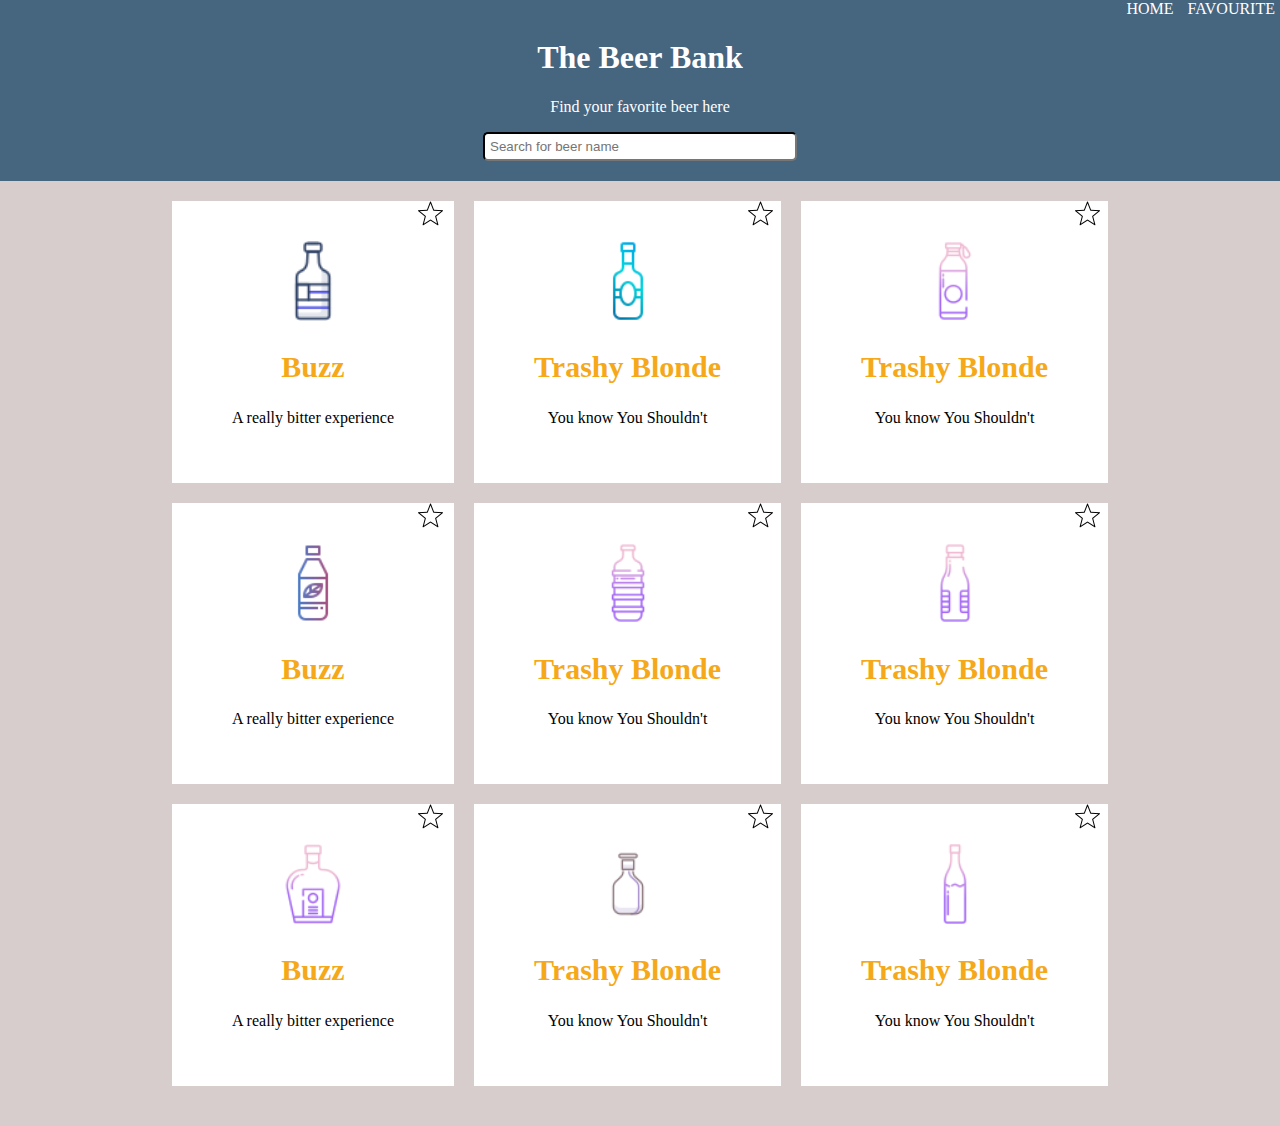
<file: part1/index.html>
<!DOCTYPE html>
<html lang="en">
<head>
    <meta charset="UTF-8">
    <meta name="viewport" content="width=device-width, initial-scale=1.0">
    <link rel="stylesheet" href="style.css">
    <title>Products</title>
</head>
<body>
    <header>
        <nav>
            <a href="#"> HOME</a>
            <a href="#">FAVOURITE</a>
        </nav>
        <h1>The Beer Bank</h1>
        <p>Find your favorite beer here</p>
        <input type="text" placeholder="Search for beer name">
    </header>
    <main>
        <section>
            <div>
                <img src="images/etoile.png" alt="" id="img1" style="margin-left: 145px;">
                <img src="images/icons1.png" alt="" id="img2">
                <h2>Buzz</h2>
                <p>A really bitter experience</p>
            </div>
            <div>
                <img src="images/etoile.png" alt="" id="img1">
                <img src="images/icons2.png" alt="" id="img2">
                <h2>Trashy Blonde</h2>
                <p>You know You Shouldn't</p>
            </div>
            <div>
                <img src="images/etoile.png" alt="" id="img1">
                <img src="images/icons3.png" alt="" id="img2">
                <h2>Trashy Blonde</h2>
                <p>You know You Shouldn't</p>   
            </div>
        </section>
        <section>
            <div>
                <img src="images/etoile.png" alt="" id="img1" style="margin-left: 145px;">
                <img src="images/icons4.png" alt="" id="img2">
                <h2>Buzz</h2>
                <p>A really bitter experience</p>
            </div>
            <div>
                <img src="images/etoile.png" alt="" id="img1">
                <img src="images/icons5.png" alt="" id="img2">
                <h2>Trashy Blonde</h2>
                <p>You know You Shouldn't</p>
            </div>
            <div>
                <img src="images/etoile.png" alt="" id="img1">
                <img src="images/icons6.png" alt="" id="img2">
                <h2>Trashy Blonde</h2>
                <p>You know You Shouldn't</p>
            </div>
        </section>
        <section>
            <div>
                <img src="images/etoile.png" alt="" id="img1" style="margin-left: 145px;">
                <img src="images/icons7.png" alt="" id="img2">
                <h2>Buzz</h2>
                <p>A really bitter experience</p>
            </div>
            <div>
                <img src="images/etoile.png" alt="" id="img1">
                <img src="images/icons8.png" alt="" id="img2">
                <h2>Trashy Blonde</h2>
                <p>You know You Shouldn't</p>
            </div>
            <div>
                <img src="images/etoile.png" alt="" id="img1">
                <img src="images/icons9.png" alt="" id="img2">
                <h2>Trashy Blonde</h2>
                <p>You know You Shouldn't</p>
            </div>
        </section>
    </main>
</body>
</html>
</file>
<file: part1/style.css>
body{
    margin: 0;
}

header{
    background-color: rgb(70,101,127);
    color: white;
    text-align: center;
    nav{
        text-align: end;
        a{
            text-decoration: none;
            color: white;
            padding: 5px;
        }
    }
    input{
        margin-bottom: 20px;
        width: 300px;
        padding: 5px;
        border-top: 2px solid black;
        border-left: 2px solid black;
        border-radius: 5px;
    }
}

main{
    background-color: rgb(216, 205, 205);
    padding: 20px;
    section{
        display: flex;
        flex-direction: row;
        justify-content: center;
        gap: 20px;
        text-align: center;
        margin: 0px 20px 20px;
        div{
            background-color: white;
            padding: 40px 60px;
            #img2{
                width: 80px;
                height: 80px;
            }
            #img1{
                width: 25px;
                height: 25px;
                position: absolute;
                z-index: 1;
                margin-top: -40px;
                margin-left: 160px;
            }
            h2{
                color: #f5a819;
                font-size: 30px;
            }
        }
    }
}
</file>
